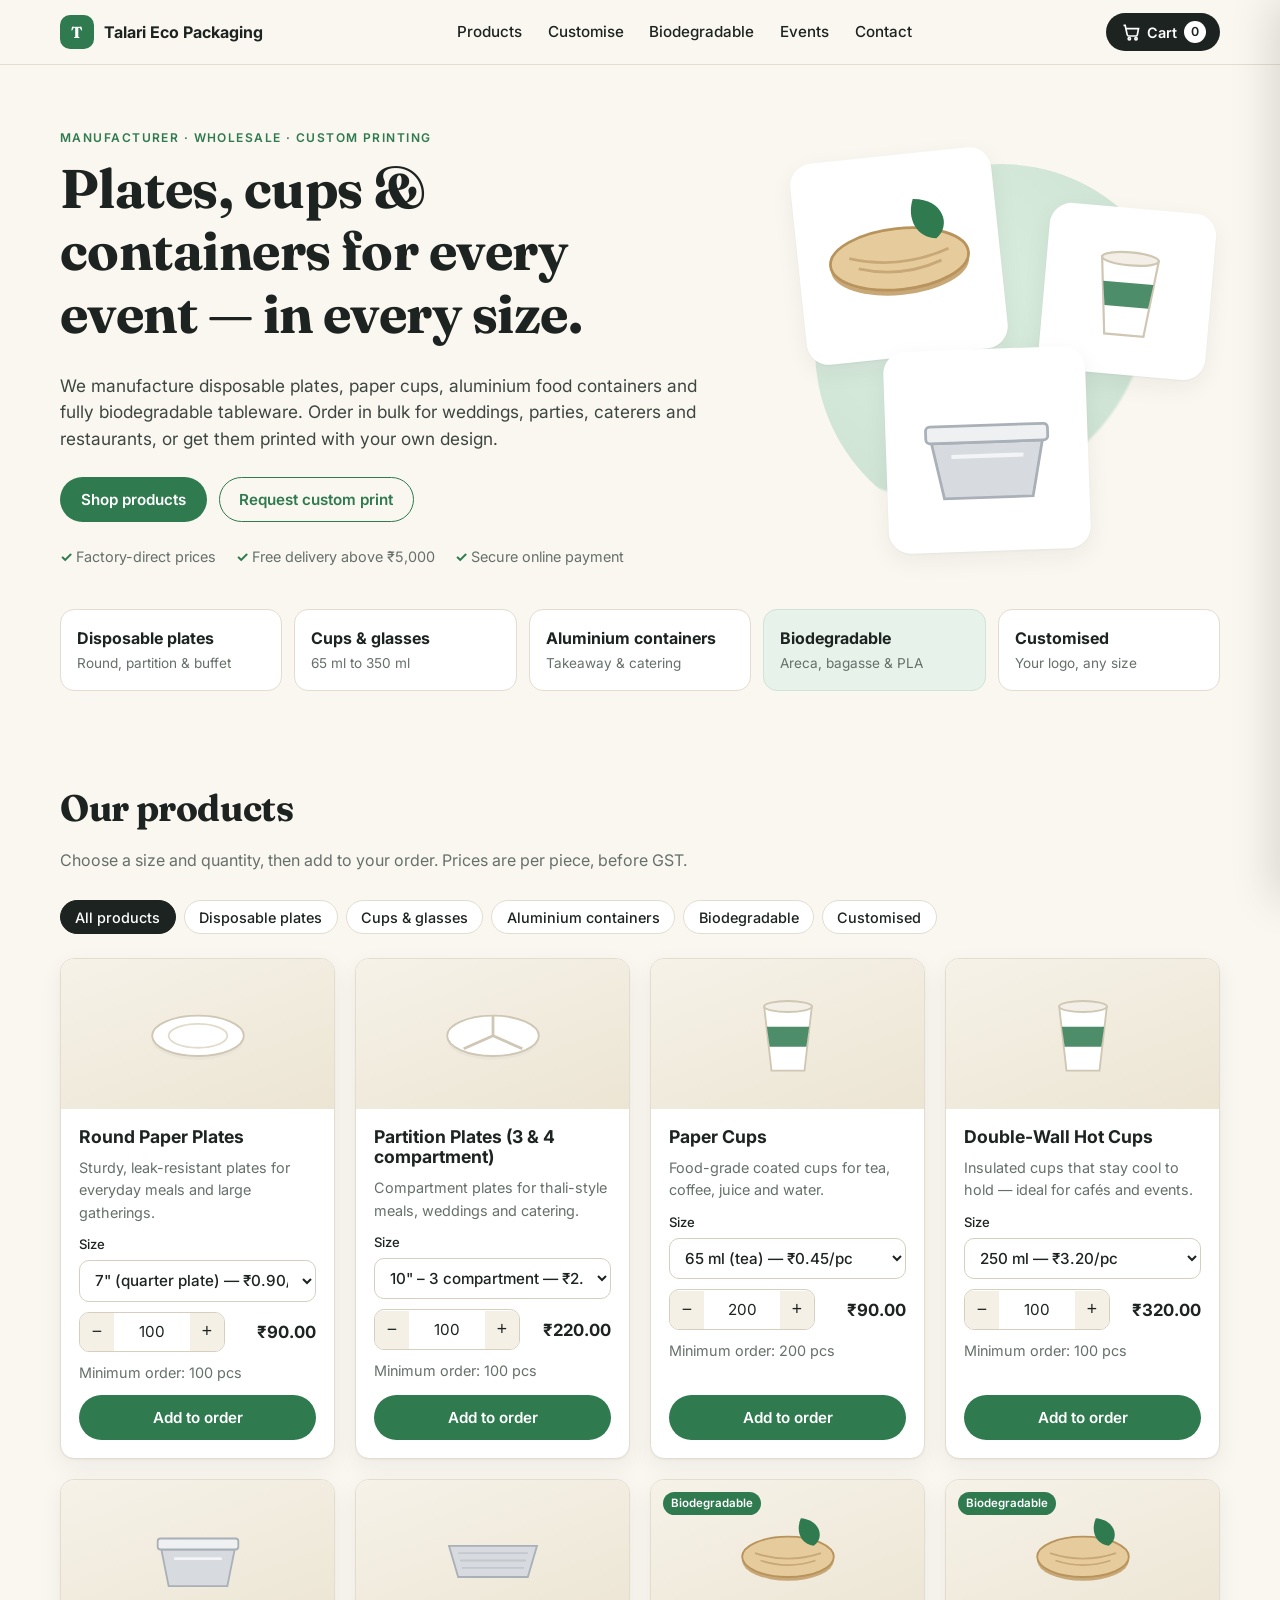
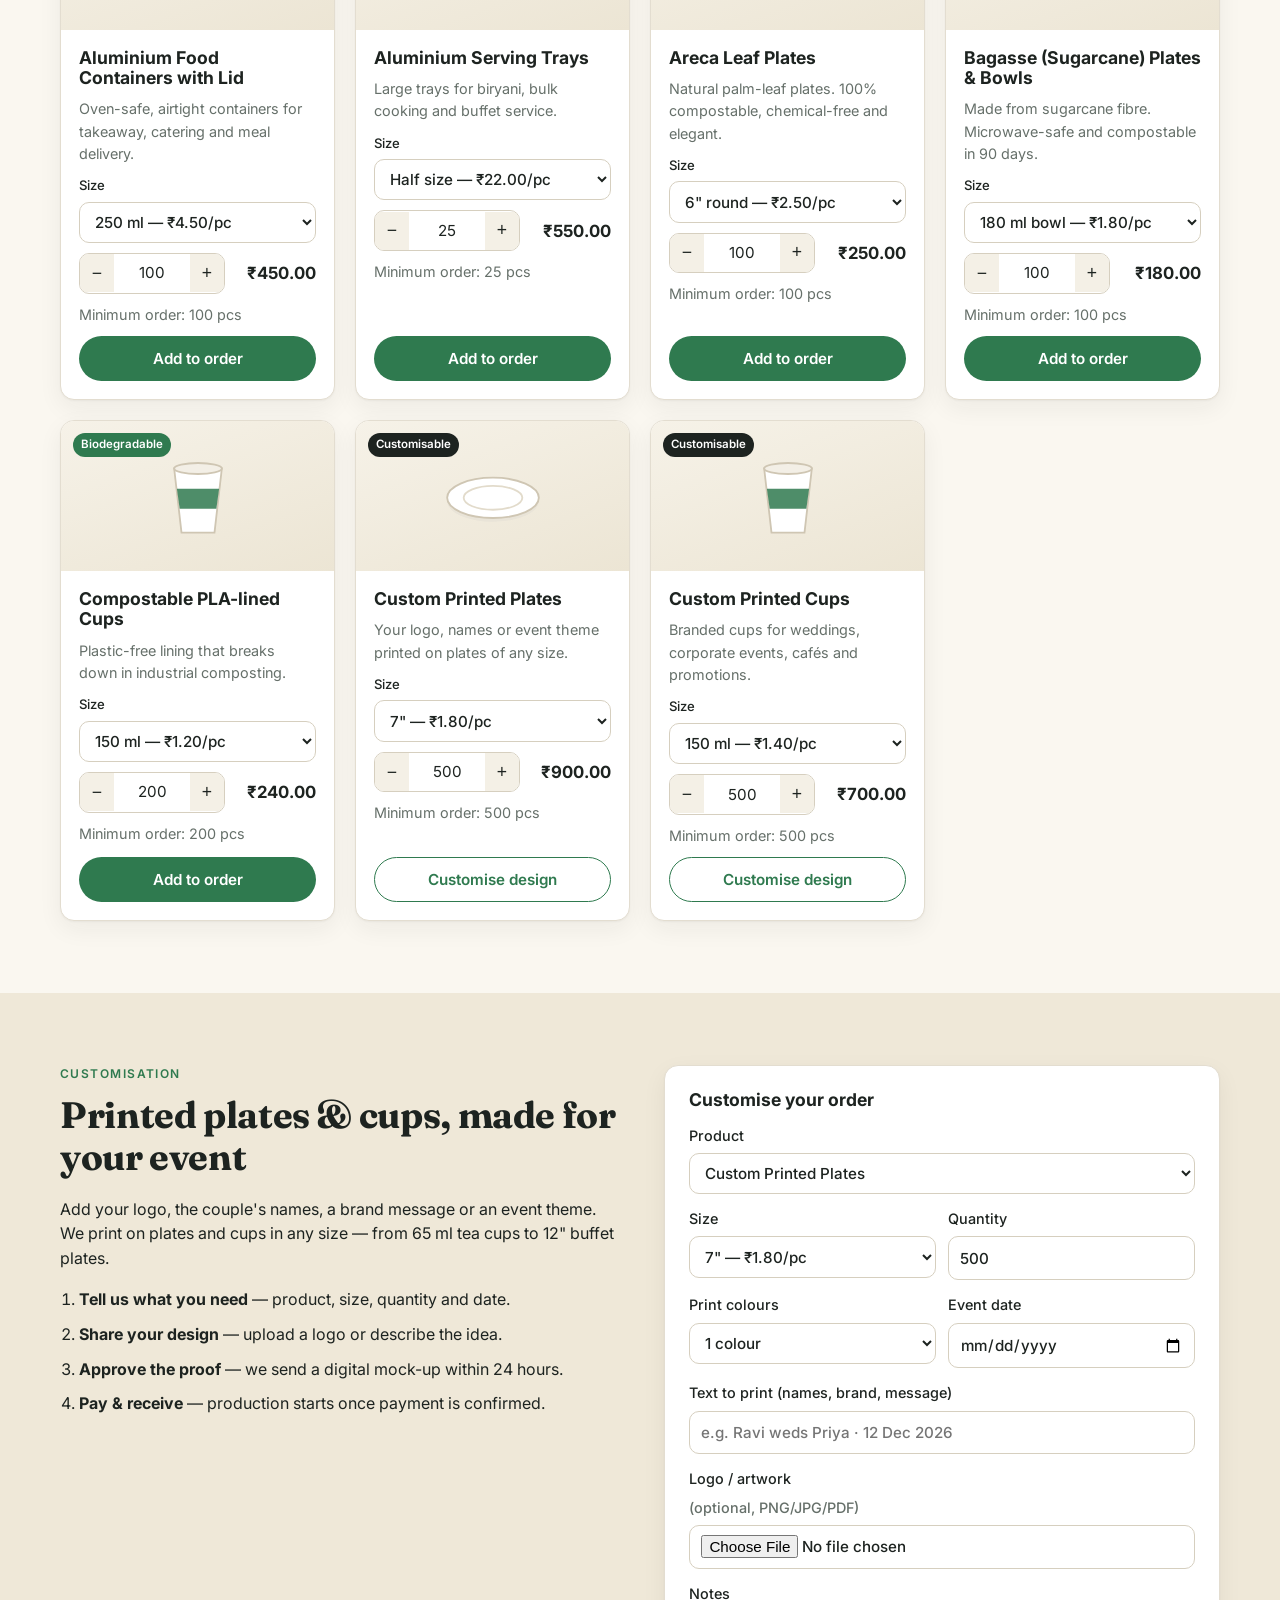
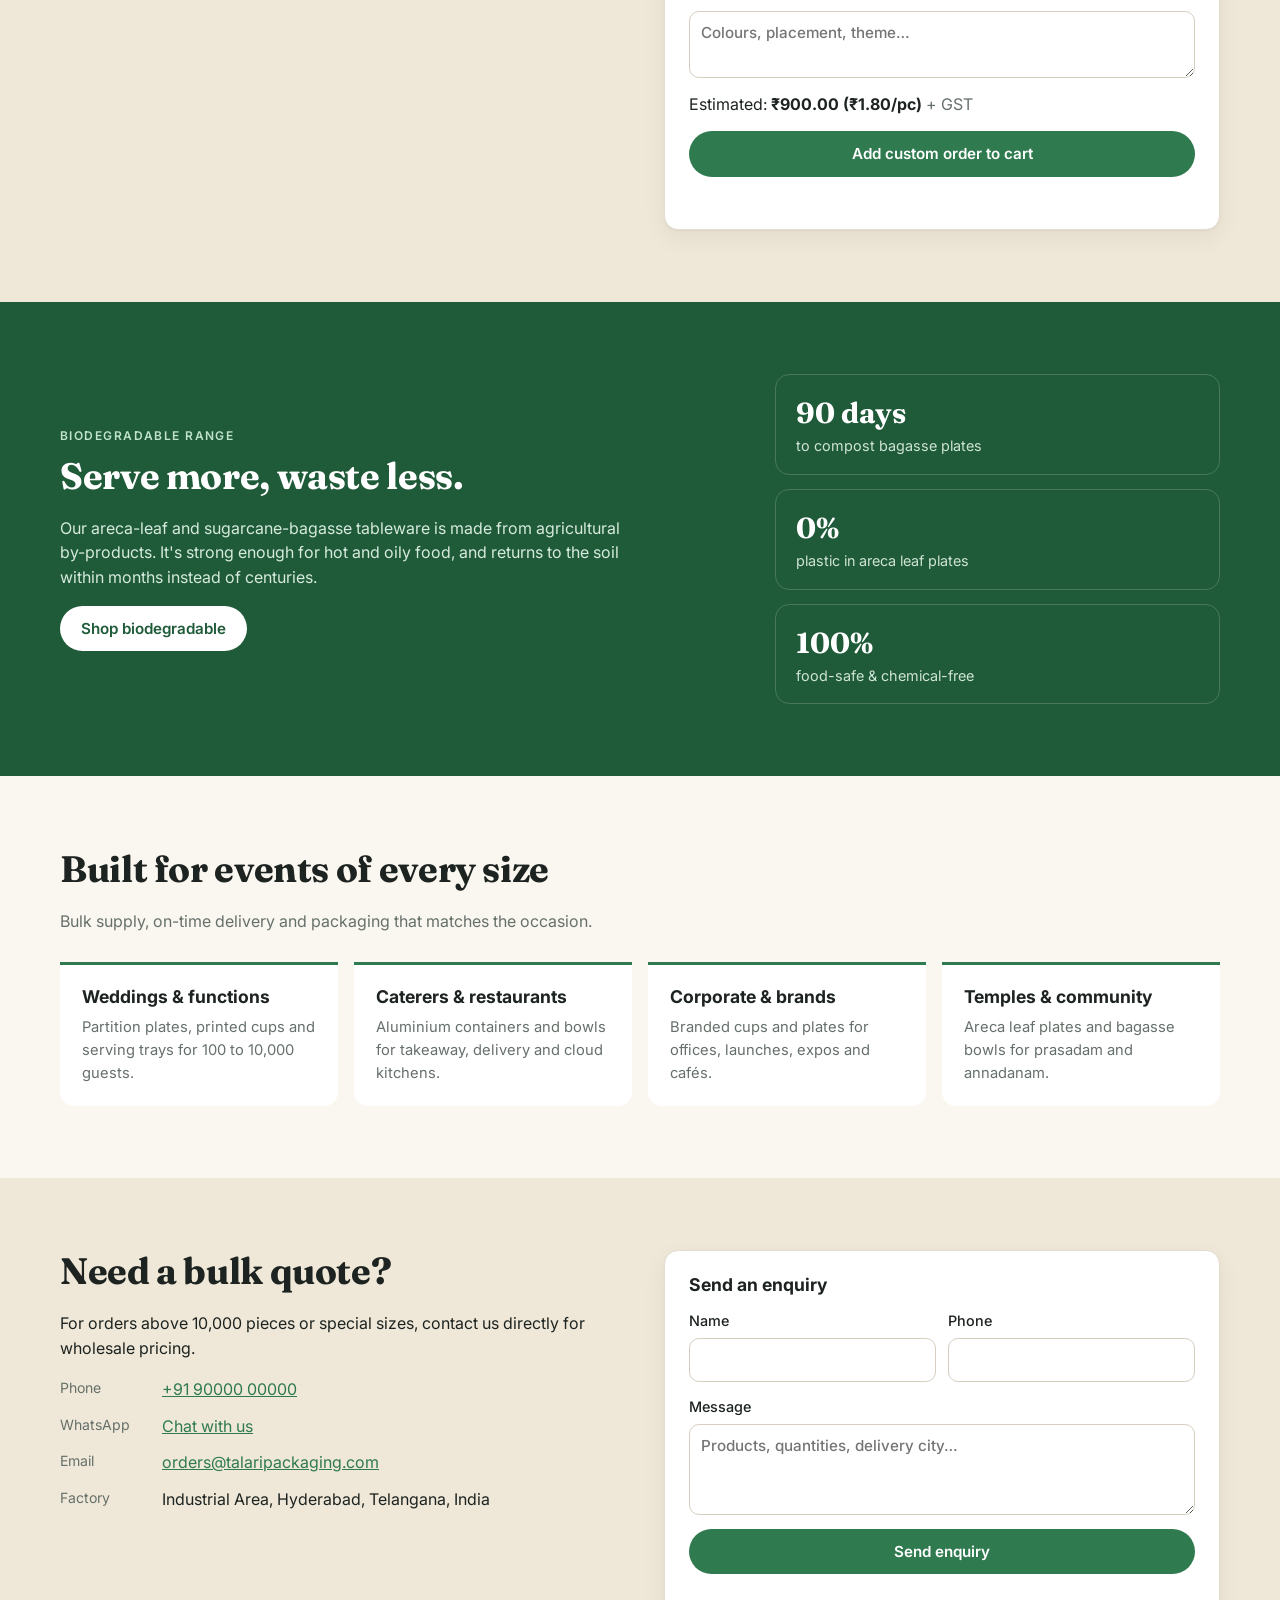
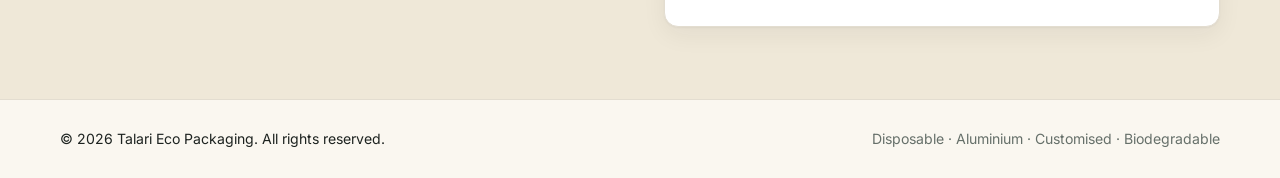
<file: index.html>
<!doctype html>
<html lang="en">
<head>
  <meta charset="utf-8" />
  <meta name="viewport" content="width=device-width, initial-scale=1" />
  <title>Talari Eco Packaging — Disposable & Biodegradable Tableware</title>
  <meta name="description" content="Manufacturer of disposable plates, cups, aluminium containers, custom printed tableware and biodegradable products for events, caterers and businesses." />
  <link rel="preconnect" href="https://fonts.googleapis.com" />
  <link rel="stylesheet" href="https://fonts.googleapis.com/css2?family=Inter:wght@400;500;600;700&family=Fraunces:opsz,wght@9..144,600;9..144,700&display=swap" />
  <link rel="stylesheet" href="css/styles.css" />
</head>
<body>
  <header class="site-header">
    <div class="container nav">
      <a href="#top" class="brand"><span class="brand-mark">T</span><span class="brand-name">Talari Eco Packaging</span></a>
      <nav class="nav-links" id="navLinks">
        <a href="#products">Products</a>
        <a href="#custom">Customise</a>
        <a href="#eco">Biodegradable</a>
        <a href="#events">Events</a>
        <a href="#contact">Contact</a>
      </nav>
      <div class="nav-actions">
        <button class="cart-btn" id="cartOpen" aria-label="Open cart">
          <svg viewBox="0 0 24 24" width="20" height="20" fill="none" stroke="currentColor" stroke-width="2"><path d="M3 4h2l2.4 11.2a2 2 0 0 0 2 1.6h8.2a2 2 0 0 0 2-1.5L21 8H6"/><circle cx="10" cy="20" r="1.4"/><circle cx="18" cy="20" r="1.4"/></svg>
          <span>Cart</span><span class="badge" id="cartCount">0</span>
        </button>
        <button class="menu-btn" id="menuBtn" aria-label="Menu">☰</button>
      </div>
    </div>
  </header>

  <main id="top">
    <!-- Hero -->
    <section class="hero">
      <div class="container hero-grid">
        <div>
          <p class="eyebrow">Manufacturer · Wholesale · Custom printing</p>
          <h1>Plates, cups & containers for every event — in every size.</h1>
          <p class="lead">We manufacture disposable plates, paper cups, aluminium food containers and fully biodegradable tableware. Order in bulk for weddings, parties, caterers and restaurants, or get them printed with your own design.</p>
          <div class="hero-cta">
            <a href="#products" class="btn btn-primary">Shop products</a>
            <a href="#custom" class="btn btn-ghost">Request custom print</a>
          </div>
          <ul class="hero-points">
            <li>Factory-direct prices</li>
            <li>Free delivery above ₹5,000</li>
            <li>Secure online payment</li>
          </ul>
        </div>
        <div class="hero-art" aria-hidden="true">
          <div class="art-card a1" data-icon="leaf"></div>
          <div class="art-card a2" data-icon="cup"></div>
          <div class="art-card a3" data-icon="container"></div>
        </div>
      </div>
    </section>

    <!-- Category strip -->
    <section class="cats container" aria-label="Categories">
      <a href="#products" data-cat="plates" class="cat"><strong>Disposable plates</strong><span>Round, partition & buffet</span></a>
      <a href="#products" data-cat="cups" class="cat"><strong>Cups & glasses</strong><span>65 ml to 350 ml</span></a>
      <a href="#products" data-cat="aluminium" class="cat"><strong>Aluminium containers</strong><span>Takeaway & catering</span></a>
      <a href="#products" data-cat="bio" class="cat eco"><strong>Biodegradable</strong><span>Areca, bagasse & PLA</span></a>
      <a href="#products" data-cat="custom" class="cat"><strong>Customised</strong><span>Your logo, any size</span></a>
    </section>

    <!-- Products -->
    <section id="products" class="section">
      <div class="container">
        <div class="section-head">
          <h2>Our products</h2>
          <p>Choose a size and quantity, then add to your order. Prices are per piece, before GST.</p>
        </div>
        <div class="filters" id="filters" role="tablist"></div>
        <div class="grid" id="productGrid"></div>
      </div>
    </section>

    <!-- Custom order -->
    <section id="custom" class="section alt">
      <div class="container custom-grid">
        <div>
          <p class="eyebrow">Customisation</p>
          <h2>Printed plates & cups, made for your event</h2>
          <p>Add your logo, the couple's names, a brand message or an event theme. We print on plates and cups in any size — from 65 ml tea cups to 12" buffet plates.</p>
          <ol class="steps">
            <li><strong>Tell us what you need</strong> — product, size, quantity and date.</li>
            <li><strong>Share your design</strong> — upload a logo or describe the idea.</li>
            <li><strong>Approve the proof</strong> — we send a digital mock-up within 24 hours.</li>
            <li><strong>Pay & receive</strong> — production starts once payment is confirmed.</li>
          </ol>
        </div>
        <form class="card form" id="customForm" novalidate>
          <h3>Customise your order</h3>
          <label>Product
            <select name="product" id="customProduct" required></select>
          </label>
          <div class="row">
            <label>Size
              <select name="size" id="customSize" required></select>
            </label>
            <label>Quantity
              <input type="number" name="qty" id="customQty" min="500" step="50" value="500" required />
            </label>
          </div>
          <div class="row">
            <label>Print colours
              <select name="colours">
                <option>1 colour</option>
                <option>2 colours</option>
                <option>Full colour</option>
              </select>
            </label>
            <label>Event date
              <input type="date" name="eventDate" />
            </label>
          </div>
          <label>Text to print (names, brand, message)
            <input type="text" name="printText" maxlength="80" placeholder="e.g. Ravi weds Priya · 12 Dec 2026" />
          </label>
          <label>Logo / artwork <span class="muted">(optional, PNG/JPG/PDF)</span>
            <input type="file" name="artwork" accept=".png,.jpg,.jpeg,.pdf,.svg" />
          </label>
          <label>Notes
            <textarea name="notes" rows="2" placeholder="Colours, placement, theme…"></textarea>
          </label>
          <p class="price-line">Estimated: <strong id="customEstimate">—</strong> <span class="muted">+ GST</span></p>
          <button class="btn btn-primary full" type="submit">Add custom order to cart</button>
          <p class="form-msg" id="customMsg" role="status"></p>
        </form>
      </div>
    </section>

    <!-- Eco -->
    <section id="eco" class="section eco-band">
      <div class="container eco-grid">
        <div>
          <p class="eyebrow light">Biodegradable range</p>
          <h2>Serve more, waste less.</h2>
          <p>Our areca-leaf and sugarcane-bagasse tableware is made from agricultural by-products. It's strong enough for hot and oily food, and returns to the soil within months instead of centuries.</p>
          <a href="#products" data-cat="bio" class="btn btn-light">Shop biodegradable</a>
        </div>
        <ul class="eco-stats">
          <li><strong>90 days</strong><span>to compost bagasse plates</span></li>
          <li><strong>0%</strong><span>plastic in areca leaf plates</span></li>
          <li><strong>100%</strong><span>food-safe & chemical-free</span></li>
        </ul>
      </div>
    </section>

    <!-- Events -->
    <section id="events" class="section">
      <div class="container">
        <div class="section-head">
          <h2>Built for events of every size</h2>
          <p>Bulk supply, on-time delivery and packaging that matches the occasion.</p>
        </div>
        <div class="features">
          <div class="feature"><h3>Weddings & functions</h3><p>Partition plates, printed cups and serving trays for 100 to 10,000 guests.</p></div>
          <div class="feature"><h3>Caterers & restaurants</h3><p>Aluminium containers and bowls for takeaway, delivery and cloud kitchens.</p></div>
          <div class="feature"><h3>Corporate & brands</h3><p>Branded cups and plates for offices, launches, expos and cafés.</p></div>
          <div class="feature"><h3>Temples & community</h3><p>Areca leaf plates and bagasse bowls for prasadam and annadanam.</p></div>
        </div>
      </div>
    </section>

    <!-- Contact -->
    <section id="contact" class="section alt">
      <div class="container contact-grid">
        <div>
          <h2>Need a bulk quote?</h2>
          <p>For orders above 10,000 pieces or special sizes, contact us directly for wholesale pricing.</p>
          <ul class="contact-list" id="contactList"></ul>
        </div>
        <form class="card form" id="enquiryForm">
          <h3>Send an enquiry</h3>
          <div class="row">
            <label>Name <input name="name" required /></label>
            <label>Phone <input name="phone" type="tel" required /></label>
          </div>
          <label>Message <textarea name="message" rows="3" required placeholder="Products, quantities, delivery city…"></textarea></label>
          <button class="btn btn-primary full" type="submit">Send enquiry</button>
          <p class="form-msg" id="enquiryMsg" role="status"></p>
        </form>
      </div>
    </section>
  </main>

  <footer class="site-footer">
    <div class="container footer-grid">
      <p>© <span id="year"></span> Talari Eco Packaging. All rights reserved.</p>
      <p class="muted">Disposable · Aluminium · Customised · Biodegradable</p>
    </div>
  </footer>

  <!-- Cart drawer -->
  <div class="drawer-backdrop" id="drawerBackdrop" hidden></div>
  <aside class="drawer" id="cartDrawer" aria-label="Your cart" aria-hidden="true">
    <div class="drawer-head">
      <h3>Your order</h3>
      <button class="icon-btn" id="cartClose" aria-label="Close cart">✕</button>
    </div>
    <div class="drawer-body" id="cartItems"></div>
    <div class="drawer-foot">
      <div class="sum-row"><span>Subtotal</span><strong id="cartSubtotal">₹0</strong></div>
      <p class="muted small">GST and delivery are calculated at checkout.</p>
      <a href="checkout.html" class="btn btn-primary full" id="checkoutBtn">Proceed to checkout</a>
    </div>
  </aside>

  <div class="toast" id="toast" role="status" aria-live="polite"></div>

  <script src="js/config.js"></script>
  <script src="js/products.js"></script>
  <script src="js/cart.js"></script>
  <script src="js/main.js"></script>
</body>
</html>
</file>
<file: css/styles.css>
:root {
  --green: #2f7a4f;
  --green-dark: #1f5a39;
  --green-soft: #e7f2ea;
  --cream: #faf7f0;
  --sand: #efe8d8;
  --ink: #1d2320;
  --muted: #66706a;
  --line: #e3ddd0;
  --card: #ffffff;
  --danger: #b3261e;
  --radius: 14px;
  --shadow: 0 1px 2px rgba(0, 0, 0, .04), 0 8px 24px rgba(30, 40, 30, .06);
  --serif: "Fraunces", Georgia, serif;
  --sans: "Inter", system-ui, -apple-system, "Segoe UI", sans-serif;
}

* { box-sizing: border-box; }
html { scroll-behavior: smooth; scroll-padding-top: 76px; }
body { margin: 0; font-family: var(--sans); color: var(--ink); background: var(--cream); line-height: 1.55; -webkit-font-smoothing: antialiased; }
img, svg { max-width: 100%; display: block; }
a { color: var(--green); }
h1, h2, h3 { line-height: 1.15; margin: 0 0 .5em; }
h1, h2 { font-family: var(--serif); letter-spacing: -.01em; }
h1 { font-size: clamp(2rem, 4.6vw, 3.4rem); }
h2 { font-size: clamp(1.6rem, 3vw, 2.3rem); }
h3 { font-size: 1.1rem; }
p { margin: 0 0 1em; }
.container { width: min(1160px, 100% - 32px); margin-inline: auto; }
.muted { color: var(--muted); }
.small { font-size: .86rem; }
.eyebrow { text-transform: uppercase; letter-spacing: .12em; font-size: .75rem; font-weight: 600; color: var(--green); margin-bottom: .8em; }
.eyebrow.light { color: #bfe3cb; }

/* Buttons */
.btn { display: inline-flex; align-items: center; justify-content: center; gap: .4em; padding: .8em 1.3em; border-radius: 999px; font: 600 .95rem var(--sans); text-decoration: none; border: 1.5px solid transparent; cursor: pointer; transition: background .15s, transform .1s, border-color .15s; }
.btn:active { transform: translateY(1px); }
.btn-primary { background: var(--green); color: #fff; }
.btn-primary:hover { background: var(--green-dark); }
.btn-ghost { background: transparent; color: var(--green); border-color: var(--green); }
.btn-ghost:hover { background: var(--green-soft); }
.btn-light { background: #fff; color: var(--green-dark); }
.btn.full { width: 100%; }
.btn.disabled, .btn:disabled { opacity: .5; cursor: not-allowed; }
.small-btn { padding: .5em 1em; font-size: .85rem; }
.link { background: none; border: 0; padding: 0; color: var(--green); font: inherit; font-size: .85rem; cursor: pointer; text-decoration: underline; }
.icon-btn { background: none; border: 0; font-size: 1.2rem; cursor: pointer; color: var(--ink); padding: .3em; }

/* Header */
.site-header { position: sticky; top: 0; z-index: 30; background: rgba(250, 247, 240, .92); backdrop-filter: blur(8px); border-bottom: 1px solid var(--line); }
.nav { display: flex; align-items: center; justify-content: space-between; height: 64px; gap: 16px; }
.brand { display: flex; align-items: center; gap: .6em; text-decoration: none; color: var(--ink); font-weight: 700; }
.brand-mark { display: grid; place-items: center; width: 34px; height: 34px; border-radius: 10px; background: var(--green); color: #fff; font-family: var(--serif); }
.nav-links { display: flex; gap: 1.6em; }
.nav-links a { color: var(--ink); text-decoration: none; font-weight: 500; font-size: .95rem; }
.nav-links a:hover { color: var(--green); }
.nav-actions { display: flex; align-items: center; gap: 8px; }
.cart-btn { display: inline-flex; align-items: center; gap: .45em; background: var(--ink); color: #fff; border: 0; border-radius: 999px; padding: .55em 1em; font: 600 .9rem var(--sans); cursor: pointer; }
.badge { background: #fff; color: var(--ink); border-radius: 999px; min-width: 22px; padding: 0 6px; font-size: .78rem; line-height: 22px; text-align: center; }
.menu-btn { display: none; background: none; border: 1px solid var(--line); border-radius: 10px; font-size: 1.1rem; padding: .35em .6em; cursor: pointer; }

/* Hero */
.hero { padding: 64px 0 40px; }
.hero-grid { display: grid; grid-template-columns: 1.15fr .85fr; gap: 48px; align-items: center; }
.lead { font-size: 1.08rem; color: #3d4640; max-width: 58ch; }
.hero-cta { display: flex; flex-wrap: wrap; gap: 12px; margin: 24px 0; }
.hero-points { list-style: none; padding: 0; margin: 0; display: flex; flex-wrap: wrap; gap: 8px 20px; color: var(--muted); font-size: .9rem; }
.hero-points li::before { content: "✓ "; color: var(--green); font-weight: 700; }
.hero-art { position: relative; aspect-ratio: 1; max-width: 440px; margin-left: auto; width: 100%; }
.hero-art::before { content: ""; position: absolute; inset: 8%; border-radius: 50%; background: radial-gradient(circle at 35% 35%, #dcefe2, #cfe4d5 60%, transparent 61%); }
.art-card { position: absolute; background: #fff; border-radius: 22px; box-shadow: var(--shadow); padding: 18px; width: 46%; }
.a1 { top: 6%; left: 4%; transform: rotate(-6deg); }
.a2 { top: 18%; right: 2%; transform: rotate(5deg); width: 38%; }
.a3 { bottom: 4%; left: 24%; transform: rotate(-2deg); }

/* Categories */
.cats { display: grid; grid-template-columns: repeat(5, 1fr); gap: 12px; margin-bottom: 24px; }
.cat { display: flex; flex-direction: column; gap: 2px; padding: 16px; background: var(--card); border: 1px solid var(--line); border-radius: var(--radius); text-decoration: none; color: var(--ink); transition: border-color .15s, transform .15s; }
.cat:hover { border-color: var(--green); transform: translateY(-2px); }
.cat span { color: var(--muted); font-size: .85rem; }
.cat.eco { background: var(--green-soft); border-color: #cfe4d5; }

/* Sections */
.section { padding: 72px 0; }
.section.alt { background: var(--sand); }
.section-head { max-width: 640px; margin-bottom: 28px; }
.section-head p { color: var(--muted); }

.filters { display: flex; flex-wrap: wrap; gap: 8px; margin-bottom: 24px; }
.chip { border: 1px solid var(--line); background: var(--card); border-radius: 999px; padding: .5em 1em; font: 500 .9rem var(--sans); cursor: pointer; color: var(--ink); }
.chip.active { background: var(--ink); color: #fff; border-color: var(--ink); }

.card { background: var(--card); border: 1px solid var(--line); border-radius: var(--radius); box-shadow: var(--shadow); }
.grid { display: grid; grid-template-columns: repeat(auto-fill, minmax(260px, 1fr)); gap: 20px; }
.product { display: flex; flex-direction: column; overflow: hidden; }
.product-art { position: relative; background: linear-gradient(160deg, #f6f2e8, #ece5d4); padding: 20px 40px; display: grid; place-items: center; }
.product-art svg { width: 130px; height: 110px; }
.tag { position: absolute; top: 12px; left: 12px; background: var(--ink); color: #fff; font-size: .72rem; font-weight: 600; padding: .25em .7em; border-radius: 999px; }
.tag.eco { background: var(--green); }
.product-body { padding: 18px; display: flex; flex-direction: column; gap: 10px; flex: 1; }
.product-body h3 { margin: 0; }
.product-body p { margin: 0; font-size: .9rem; }
.product-body .btn { margin-top: auto; }
.buy-row { display: flex; align-items: center; justify-content: space-between; gap: 10px; }
.line-price { font-size: 1.05rem; }

select, input, textarea { width: 100%; font: inherit; font-size: .95rem; padding: .6em .75em; border: 1px solid #d6cfbf; border-radius: 10px; background: #fff; color: var(--ink); }
select:focus, input:focus, textarea:focus { outline: 2px solid var(--green); outline-offset: 1px; border-color: var(--green); }
label { display: flex; flex-direction: column; gap: 6px; font-weight: 500; font-size: .9rem; }
label.small { font-size: .82rem; }

.qty { display: inline-flex; align-items: center; border: 1px solid #d6cfbf; border-radius: 10px; overflow: hidden; background: #fff; }
.qty input { width: 76px; border: 0; border-radius: 0; text-align: center; padding: .5em .2em; -moz-appearance: textfield; }
.qty input::-webkit-inner-spin-button { -webkit-appearance: none; }
.qty .step { border: 0; background: #f4f0e6; width: 34px; height: 38px; font-size: 1.1rem; cursor: pointer; color: var(--ink); }
.qty .step:hover { background: var(--green-soft); }

/* Custom */
.custom-grid, .contact-grid { display: grid; grid-template-columns: 1fr 1fr; gap: 48px; align-items: start; }
.steps { padding-left: 1.2em; display: grid; gap: 10px; }
.form { padding: 24px; display: grid; gap: 14px; }
.form h3, .form h2 { margin: 0; }
.row { display: grid; grid-template-columns: 1fr 1fr; gap: 12px; }
.price-line { margin: 0; }
.form-msg { margin: 0; font-size: .88rem; min-height: 1em; }
.form-msg.ok { color: var(--green-dark); }
.form-msg.error, .form-msg:not(.ok):not(:empty) { color: var(--danger); }

/* Eco band */
.eco-band { background: var(--green-dark); color: #fff; }
.eco-band p { color: #d6ebdd; max-width: 56ch; }
.eco-grid { display: grid; grid-template-columns: 1.2fr .8fr; gap: 48px; align-items: center; }
.eco-stats { list-style: none; margin: 0; padding: 0; display: grid; gap: 14px; }
.eco-stats li { display: flex; flex-direction: column; padding: 16px 20px; border: 1px solid rgba(255, 255, 255, .18); border-radius: var(--radius); }
.eco-stats strong { font-family: var(--serif); font-size: 1.8rem; }
.eco-stats span { color: #cfe4d5; font-size: .9rem; }

.features { display: grid; grid-template-columns: repeat(4, 1fr); gap: 16px; }
.feature { padding: 22px; border-top: 3px solid var(--green); background: var(--card); border-radius: 0 0 var(--radius) var(--radius); }
.feature p { color: var(--muted); font-size: .92rem; margin: 0; }

.contact-list { list-style: none; padding: 0; display: grid; gap: 12px; }
.contact-list li { display: grid; grid-template-columns: 90px 1fr; gap: 12px; }
.contact-list span { color: var(--muted); font-size: .88rem; }

.site-footer { padding: 28px 0; border-top: 1px solid var(--line); font-size: .88rem; }
.footer-grid { display: flex; justify-content: space-between; flex-wrap: wrap; gap: 8px; }
.footer-grid p { margin: 0; }

/* Drawer */
.drawer-backdrop { position: fixed; inset: 0; background: rgba(20, 25, 22, .4); z-index: 40; }
.drawer { position: fixed; top: 0; right: 0; bottom: 0; width: min(420px, 100%); background: var(--cream); z-index: 50; display: flex; flex-direction: column; transform: translateX(100%); transition: transform .25s ease; box-shadow: -10px 0 40px rgba(0, 0, 0, .12); }
.drawer.open { transform: none; }
.drawer-head, .drawer-foot { padding: 18px 20px; border-bottom: 1px solid var(--line); }
.drawer-head { display: flex; justify-content: space-between; align-items: center; }
.drawer-head h3 { margin: 0; }
.drawer-foot { border-top: 1px solid var(--line); border-bottom: 0; display: grid; gap: 8px; }
.drawer-foot p { margin: 0; }
.drawer-body { flex: 1; overflow-y: auto; padding: 8px 20px; }
.empty { text-align: center; padding: 40px 0; color: var(--muted); }
.cart-line { display: flex; justify-content: space-between; gap: 12px; padding: 14px 0; border-bottom: 1px solid var(--line); }
.cart-line-info { display: flex; flex-direction: column; gap: 4px; }
.cart-line-side { display: flex; flex-direction: column; align-items: flex-end; gap: 6px; white-space: nowrap; }
.tag-inline { color: var(--green-dark); }
.small-qty { margin-top: 4px; width: max-content; }
.small-qty input { width: 64px; padding: .35em .2em; }
.small-qty .step { height: 32px; width: 30px; }
.sum-row { display: flex; justify-content: space-between; padding: 6px 0; }
.sum-row.total { border-top: 1px solid var(--line); margin-top: 6px; padding-top: 12px; font-size: 1.1rem; }

.toast { position: fixed; left: 50%; bottom: 24px; transform: translate(-50%, 20px); background: var(--ink); color: #fff; padding: .7em 1.2em; border-radius: 999px; font-size: .9rem; opacity: 0; pointer-events: none; transition: .2s; z-index: 60; max-width: calc(100% - 32px); }
.toast.show { opacity: 1; transform: translate(-50%, 0); }

/* Checkout */
.checkout { padding: 32px 0 72px; }
.progress { list-style: none; display: flex; gap: 8px; padding: 0; margin: 0 0 24px; counter-reset: s; }
.progress li { counter-increment: s; flex: 1; padding: 10px 12px; border-radius: 10px; background: var(--card); border: 1px solid var(--line); color: var(--muted); font-weight: 500; font-size: .9rem; }
.progress li::before { content: counter(s) ". "; }
.progress li.active { border-color: var(--green); color: var(--green-dark); background: var(--green-soft); }
.progress li.done { color: var(--green); }
.progress li.done::before { content: "✓ "; }
.checkout-grid { display: grid; grid-template-columns: 1fr 360px; gap: 24px; align-items: start; }
.checkout-grid.single { grid-template-columns: 1fr; max-width: 560px; margin-inline: auto; }
.summary { padding: 20px; position: sticky; top: 84px; }
.sum-item { display: flex; justify-content: space-between; gap: 12px; padding: 10px 0; border-bottom: 1px dashed var(--line); font-size: .92rem; }
.sum-item div { display: flex; flex-direction: column; }
#paymentPanel, .confirm, .empty-state { padding: 24px; }
.panel-head { display: flex; justify-content: space-between; align-items: baseline; }
.pay-methods { display: grid; gap: 10px; margin: 16px 0; }
.pay-option { flex-direction: row; align-items: flex-start; gap: 12px; padding: 14px; border: 1px solid var(--line); border-radius: 12px; cursor: pointer; background: #fff; }
.pay-option.selected { border-color: var(--green); background: var(--green-soft); }
.pay-option.disabled { opacity: .5; cursor: not-allowed; }
.pay-option input { width: auto; margin-top: 3px; accent-color: var(--green); }
.pay-option span { display: flex; flex-direction: column; }
.pay-option small { color: var(--muted); font-weight: 400; }
.pay-detail { padding: 16px; background: #fbf9f4; border: 1px solid var(--line); border-radius: 12px; margin-bottom: 16px; display: grid; gap: 12px; }
.pay-detail[hidden] { display: none; }
.pay-detail p { margin: 0; }
.upi-box { display: flex; gap: 20px; align-items: center; flex-wrap: wrap; }
.qr { background: #fff; padding: 10px; border-radius: 12px; border: 1px solid var(--line); min-width: 180px; min-height: 180px; display: grid; place-items: center; font-size: .8rem; color: var(--muted); }
.bank { display: grid; grid-template-columns: 130px 1fr; gap: 8px 12px; margin: 0; }
.bank dt { color: var(--muted); }
.bank dd { margin: 0; font-weight: 600; word-break: break-word; }
.check { flex-direction: row; align-items: center; gap: 10px; font-weight: 400; margin-bottom: 12px; }
.check input { width: auto; accent-color: var(--green); }
#payMsg { margin-bottom: 10px; }
.secure { text-align: center; margin: 10px 0 0; }
.confirm { text-align: center; }
.confirm .bank { text-align: left; max-width: 420px; margin: 20px auto; }
.tick { width: 64px; height: 64px; border-radius: 50%; background: var(--green); color: #fff; font-size: 2rem; display: grid; place-items: center; margin: 0 auto 16px; }
.confirm-actions { display: flex; gap: 12px; justify-content: center; flex-wrap: wrap; }
.empty-state { text-align: center; }

[hidden] { display: none !important; }

/* Responsive */
@media (max-width: 960px) {
  .cats { grid-template-columns: repeat(3, 1fr); }
  .features { grid-template-columns: repeat(2, 1fr); }
  .checkout-grid { grid-template-columns: 1fr; }
  .summary { position: static; order: -1; }
}
@media (max-width: 760px) {
  .menu-btn { display: block; }
  .nav-links { display: none; position: absolute; top: 64px; left: 0; right: 0; flex-direction: column; gap: 0; background: var(--cream); border-bottom: 1px solid var(--line); padding: 8px 16px; }
  .nav-links.open { display: flex; }
  .nav-links a { padding: 12px 0; border-bottom: 1px solid var(--line); }
  .cart-btn span:not(.badge) { display: none; }
  .brand-name { font-size: .95rem; }
  .hero { padding-top: 36px; }
  .hero-grid, .custom-grid, .contact-grid, .eco-grid { grid-template-columns: 1fr; gap: 32px; }
  .hero-art { max-width: 300px; margin: 0 auto; }
  .cats { grid-template-columns: repeat(2, 1fr); }
  .features, .row { grid-template-columns: 1fr; }
  .section { padding: 52px 0; }
  .progress li { font-size: .8rem; padding: 8px; }
}

@media print {
  .site-header, .progress, .confirm-actions { display: none !important; }
  .checkout-grid { grid-template-columns: 1fr; }
  body { background: #fff; }
}
</file>
